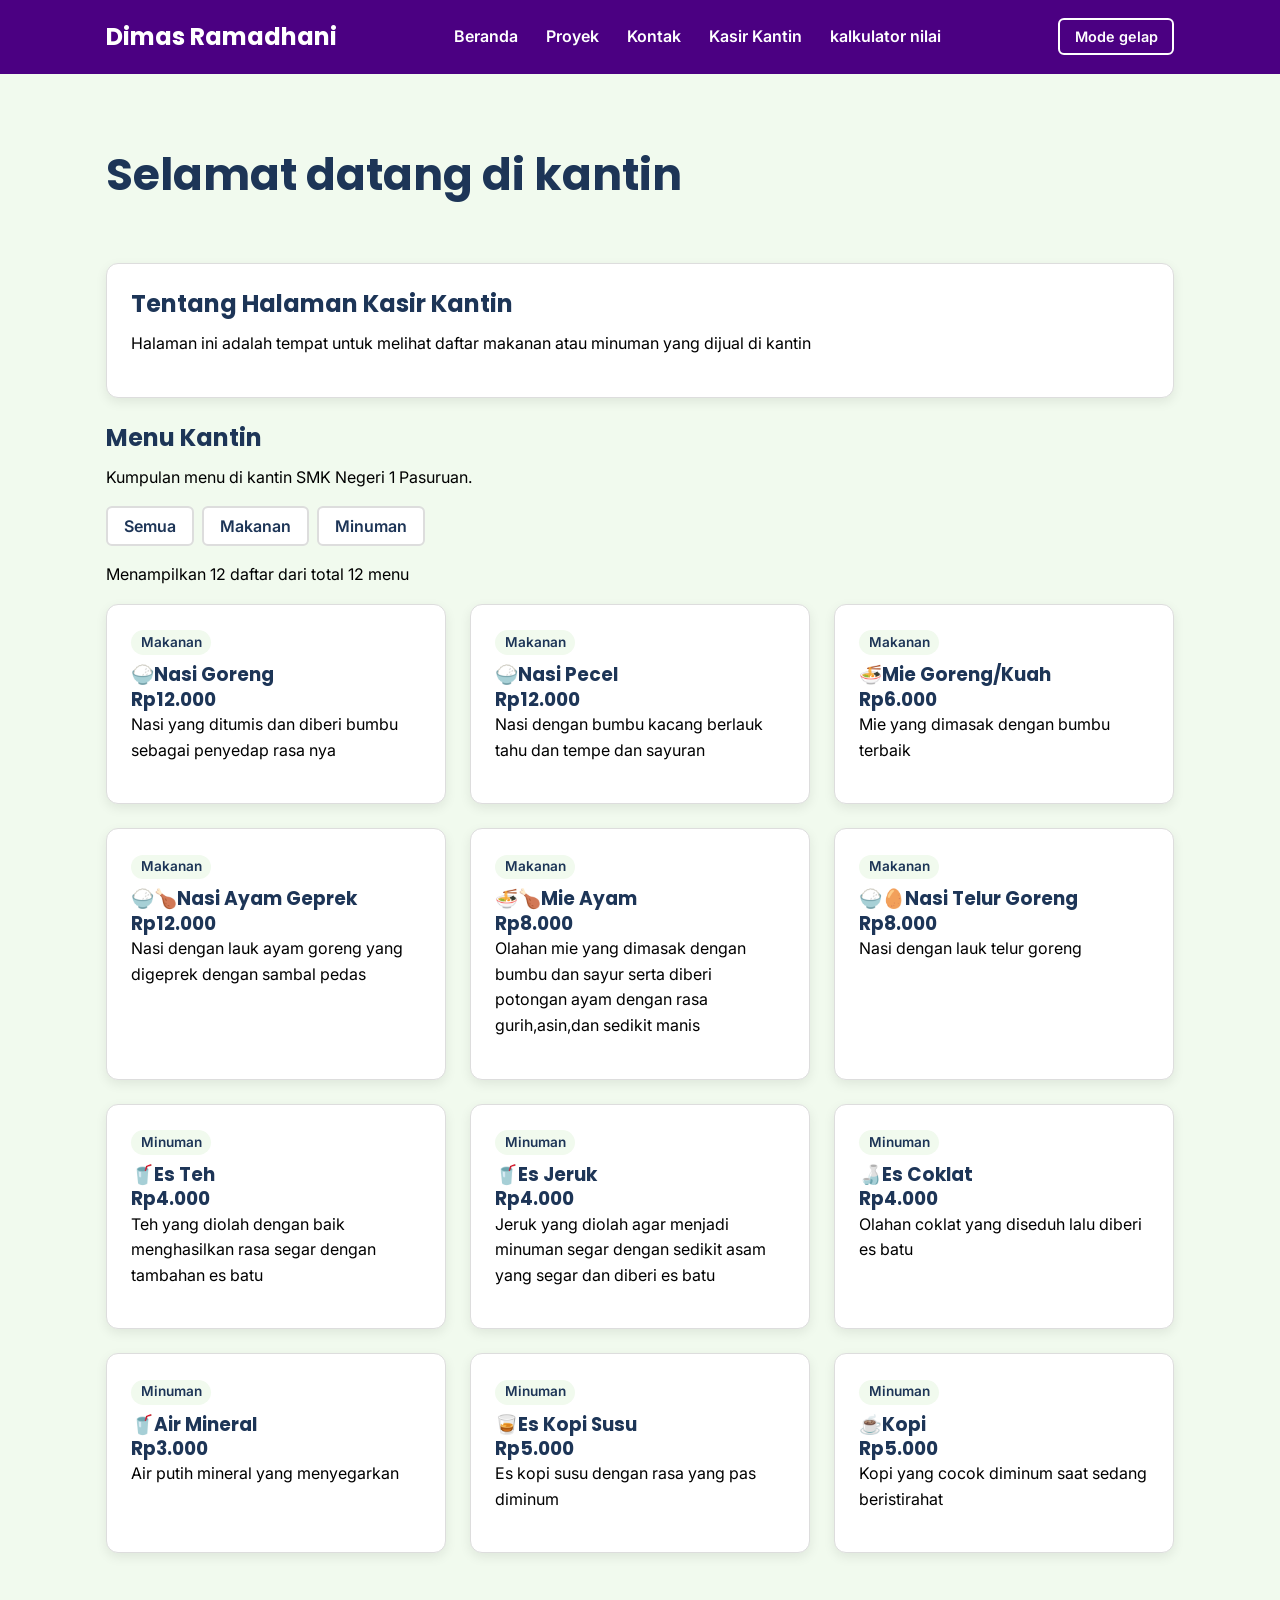
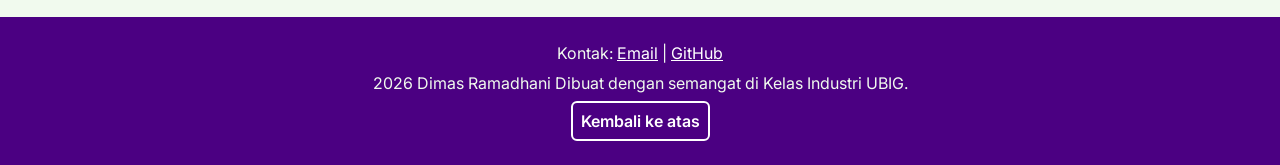
<file: Kantin/kantin.html>
<!DOCTYPE html>
<html lang="id">
<head>
  <meta charset="UTF-8">
  <meta name="viewport" content="width=device-width, initial-scale=1.0">
  <title>Kantin</title>
  <link rel="icon" href="../img/RkhMlgKtk.png">
  <link rel="preconnect" href="https://fonts.googleapis.com">
  <link rel="preconnect" href="https://fonts.gstatic.com" crossorigin>
  <link href="https://fonts.googleapis.com/css2?family=Inter:wght@400;600&family=Poppins:wght@600;700&display=swap" rel="stylesheet">
  <link rel="stylesheet" href="style.css">
  <link rel="icon" href="/Dimas-portofolio/img/foto-profil.png">
  <script src="kantin.js" defer></script>
</head>
<body>
  <header>
    <div class="container navbar">
      <h1>Dimas Ramadhani</h1>
           <nav class="menu-laptop">
        <ul>
          <li><a href="../index.html">Beranda</a></li>
          <li><a href="../proyek.html">Proyek</a></li>
          <li><a href="../kontak.html">Kontak</a></li>
          <li><a href="kantin.html">Kasir Kantin</a></li>
          <li><a href="../kalkulator.html">kalkulator nilai</a></li>
        </ul>
      </nav>
      <button type="button" id="tombol-tema" class="tombol-tema">Mode gelap</button>
      <!-- Tantangan: menu ponsel yang bisa dibuka-tutup -->
      <details class="menu-ponsel">
        <summary>Menu</summary>
        <nav>
          <ul>
            <li><a href="../index.html">Beranda</a></li>
            <li><a href="../proyek.html">Proyek</a></li>
            <li><a href="../kontak.html">Kontak</a></li>
            <li><a href="kasirKantinSMKN1Pasuruan.html">Kasir Kantin</a></li>
          </ul>
        </nav>
    </div>
  </header>

  <main>
    <div class="container">
      <section class="hero">
        <div>
          <h2>Selamat datang di kantin</h2>
        </div>
      </section>

      <section class="kartu">
        <h2>Tentang Halaman Kasir Kantin</h2>
        <p>Halaman ini adalah tempat untuk melihat daftar makanan atau minuman yang dijual di kantin
        </p>
      </section>
      <section>
        <h2>Menu Kantin</h2>
        <p>Kumpulan menu di kantin SMK Negeri 1 Pasuruan.</p>

        <div class="filter">
          <button type="button" class="tombol-filter" id="filter-semua">Semua</button>
          <button type="button" class="tombol-filter" id="filter-makanan">Makanan</button>
          <button type="button" class="tombol-filter" id="filter-minuman">Minuman</button>
        </div>

        <p id="jumlah-menu"></p>

        <div class="daftar-kartu" id="daftar-menu"></div>
      </section>
  </main>

  <footer>
    <p>Kontak: <a href="mailto:frenaramadani@gmail.com">Email</a> |
      <a href="https://github.com/frenaramadani" target="_blank">GitHub</a> 
    <p>2026 Dimas Ramadhani Dibuat dengan semangat di Kelas Industri UBIG.</p>
    <button type="button" id="tombol-atas" class="tombol-atas">Kembali ke atas</button>
  </footer>
  </footer>
</body>
</html>
</file>
<file: Kantin/style.css>
/* Gaya portofolio Andi Pratama
   Palet: #1D3557 (utama), #E63946 (aksen), #F1FAEE (latar)
   Huruf: Poppins (judul), Inter (isi)
   Tata letak: mobile first, titik ubah 768px (tablet) dan 1024px (laptop) */

/* 1. Reset */
* {
  box-sizing: border-box;
  margin: 0;
}

img {
  max-width: 100%;
  height: auto;
}

/* 2. Dasar halaman: warna dan huruf */
:root {
  --warna-utama: indigo;
  --warna-judul: #1D3557;
  --warna-tautan: indigo;
  --warna-latar: #F1FAEE;
  --warna-teks: black;
  --warna-kartu: #FFFFFF;
  --warna-garis: #DDDDDD;
  color-scheme: light;
  transition: 1s;
}


body {
  font-family: "Inter", Arial, sans-serif;
  font-size: 1rem;
  line-height: 1.6;
  color: var(--warna-teks);
  background-color: var(--warna-latar);
  transition: 1s;
}

h1, h2, h3 {
  font-family: "Poppins", Arial, sans-serif;
  color: var(--warna-judul);
  line-height: 1.3;
}

h2 {
  margin-bottom: 0.75rem;
}

p, ul, ol {
  margin-bottom: 1rem;
}

a {
  color: var(--warna-tautan);
}

/* 3. Wadah, header, dan menu */
.container {
  max-width: 1100px;
  margin: 0 auto;
  padding: 0 1rem;
}

header {
  background-color: var(--warna-utama);
  color: #FFFFFF;
  padding: 1rem 0;
}

header h1 {
  color: #FFFFFF;
  font-size: 1.5rem;
}

.navbar {
  display: flex;
  flex-wrap: wrap;
  justify-content: space-between;
  align-items: center;
  gap: 0.5rem;
}

nav ul {
  display: flex;
  gap: 0.25rem;
  padding: 0;
  margin: 0;
  list-style: none;
}

nav a {
  display: inline-block;
  padding: 0.5rem 0.75rem;
  border-radius: 6px;
  color: #FFFFFF;
  font-weight: 600;
  text-decoration: none;
}

/* Tantangan: menu ponsel buka-tutup dengan details */
.menu-laptop {
  display: none;
}

.menu-ponsel summary {
  padding: 0.5rem 0.75rem;
  border: 1px solid #FFFFFF;
  border-radius: 6px;
  font-weight: 600;
  cursor: pointer;
}

.menu-ponsel ul {
  flex-direction: column;
  margin-top: 0.5rem;
}

/* 4. Isi utama, hero, dan kartu */
main {
  padding: 1.5rem 0;
}

.hero {
  display: flex;
  flex-direction: column;
  align-items: center;
  gap: 1.5rem;
  padding: 1rem 0 2rem;
  text-align: center;
}

.hero img {
  border: 4px solid var(--warna-aksen);
  border-radius: 50%;
}

.hero h2 {
  font-size: 2rem;
}

.kartu {
  background-color: var(--warna-kartu);
  padding: 1rem;
  margin-bottom: 1.5rem;
  border: 1px solid var(--warna-garis);
  border-radius: 12px;
  box-shadow: 0 4px 12px rgba(0, 0, 0, 0.08);
}

.daftar-kartu {
  display: flex;
  flex-wrap: wrap;
  gap: 1.5rem;
  margin-bottom: 1.5rem;
}

.daftar-kartu .kartu {
  flex: 1 1 280px;
  margin-bottom: 0;
}

article img {
  border-radius: 8px;
  border: 1px solid var(--warna-garis);
}

/* 5. Tabel */
table {
  border-collapse: collapse;
}

caption {
  font-weight: 600;
  text-align: left;
  margin-bottom: 0.5rem;
}

th, td {
  border: 1px solid var(--warna-garis);
  padding: 0.5rem 0.75rem;
  text-align: left;
}

th {
  background-color: var(--warna-utama);
  color: #FFFFFF;
}

/* 6. Form */
label {
  font-weight: 600;
}

input, select, textarea {
  width: 100%;
  max-width: 22rem;
  padding: 0.6rem;
  margin-top: 0.25rem;
  border: 1px solid var(--warna-garis);
  border-radius: 6px;
  font-family: inherit;
  font-size: 1rem;
  background-color: var(--warna-kartu);
  color: var(--warna-teks);
}

button {
  padding: 0.75rem 1.5rem;
  border: none;
  border-radius: 6px;
  background-color: var(--warna-aksen);
  color: #FFFFFF;
  font-family: inherit;
  font-size: 1rem;
  font-weight: 600;
  cursor: pointer;
}

.keterangan {
  font-size: 0.875rem;
}

/* 7. Footer */
footer {
  background-color: var(--warna-utama);
  color: #F1FAEE;
  text-align: center;
  padding: 1.5rem;
}

footer p {
  margin-bottom: 0.25rem;
}

footer a {
  color: #FFFFFF;
}

/* 8. Tablet: lebar layar 768px ke atas */
@media (min-width: 768px) {
  .menu-laptop {
    display: block;
  }

  .menu-ponsel {
    display: none;
  }

  .hero {
    flex-direction: row;
    padding: 2rem 0 3rem;
    text-align: left;
  }

  .kartu {
    padding: 1.5rem;
  }
}

/* 9. Laptop: lebar layar 1024px ke atas */
@media (min-width: 1024px) {
  main {
    padding: 2.5rem 0;
  }

  .hero {
    gap: 3rem;
  }

  .hero h2 {
    font-size: 2.75rem;
  }
}

/* 10. Tombol tema, filter, dan label kategori */
.tombol-tema {
  padding: 0.5rem 0.9rem;
  border: 2px solid #FFFFFF;
  background-color: transparent;
  font-size: 0.9rem;
}

.filter {
  display: flex;
  flex-wrap: wrap;
  gap: 0.5rem;
  margin-bottom: 1rem;
}

.tombol-filter {
  padding: 0.5rem 1rem;
  border: 2px solid var(--warna-garis);
  background-color: var(--warna-kartu);
  color: var(--warna-judul);
}

.tombol-filter.aktif {
  border-color: var(--warna-utama);
  background-color: var(--warna-utama);
  color: #FFFFFF;
}

.label {
  display: inline-block;
  padding: 0.1rem 0.6rem;
  margin-bottom: 0.5rem;
  border-radius: 999px;
  background-color: var(--warna-latar);
  color: var(--warna-judul);
  font-size: 0.85rem;
  font-weight: 600;
}

/* 11. Tema gelap: isi variabelcdiganti saat body memiliki class gelap */
body.gelap {
  --warna-utama: indigo;
  --warna-judul: #A8DADC;
  --warna-tautan: indigo;
  --warna-latar: #121A24;
  --warna-teks: white;
  --warna-kartu: #1C2836;
  --warna-garis: #34465A;
  color-scheme: dark;
  transition: 1s;
}

.tombol-atas {
  background-color: transparent;
  border: 2px solid white;
  padding: 0.5rem;
}
</file>
